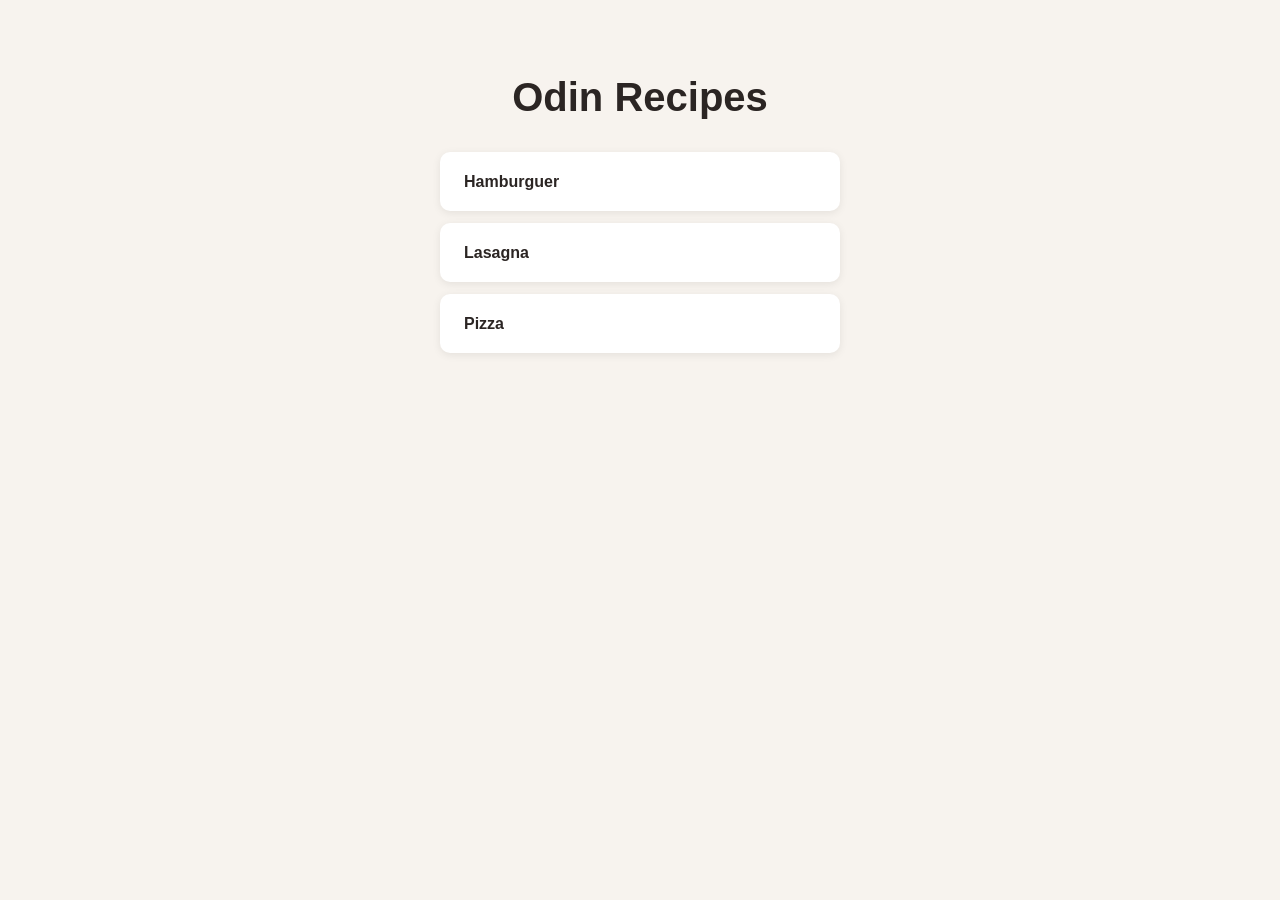
<file: index.html>
<!DOCTYPE html>
<html lang="en">
<head>
    <meta charset="UTF-8">
    <meta name="viewport" content="width=device-width, initial-scale=1.0">
    <title>Odin Recipes by JC</title>
    <link rel="stylesheet" href="styles.css">
</head>
<body>
    <h1>Odin Recipes</h1>

    <ul class="recipe-list">
    <li><a href="recipes/hamburguer.html">Hamburguer</a></li>
    <li><a href="recipes/lasagna.html">Lasagna</a></li>
    <li><a href="recipes/pizza.html">Pizza</a></li>
    </ul>

</body>
</html>
</file>
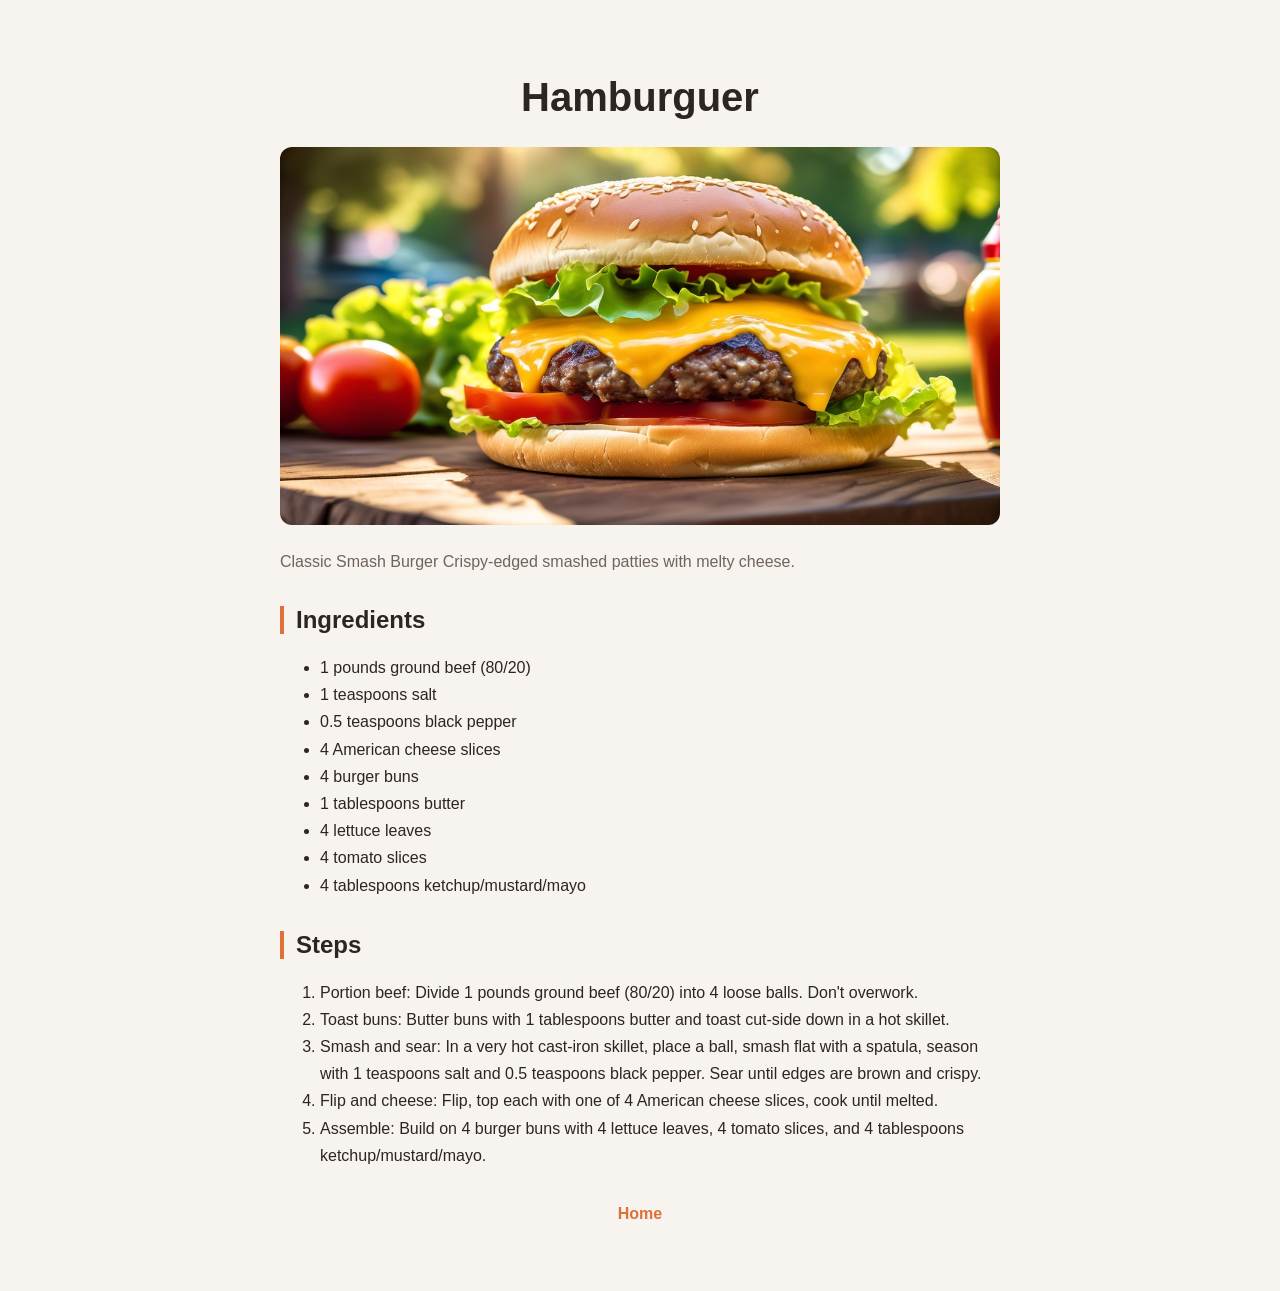
<file: recipes/hamburguer.html>
<!DOCTYPE html>
<html lang="en">

<head>
    <meta charset="UTF-8">
    <meta name="viewport" content="width=device-width, initial-scale=1.0">
    <title>Hamburguer</title>
    <link rel="stylesheet" href="../styles.css">
</head>

<body>
    <h1>Hamburguer</h1>

    <img src="../imgs/burguer.jpg" alt="Hamburguer">

    <p>
        Classic Smash Burger
        Crispy-edged smashed patties with melty cheese.
    </p>

    <h2>Ingredients</h2>
    <ul>
        <li>1 pounds ground beef (80/20)</li>
        <li>1 teaspoons salt</li>
        <li>0.5 teaspoons black pepper</li>
        <li>4 American cheese slices</li>
        <li>4 burger buns</li>
        <li>1 tablespoons butter</li>
        <li>4 lettuce leaves</li>
        <li>4 tomato slices</li>
        <li>4 tablespoons ketchup/mustard/mayo</li>
    </ul>

    <h2>Steps</h2>
    <ol>
        <li>Portion beef: Divide 1 pounds ground beef (80/20) into 4 loose balls. Don't overwork.</li>
        <li>Toast buns: Butter buns with 1 tablespoons butter and toast cut-side down in a hot skillet.</li>
        <li>Smash and sear: In a very hot cast-iron skillet, place a ball, smash flat with a spatula, season with 1 teaspoons salt and 0.5 teaspoons black pepper. Sear until edges are brown and crispy.</li>
        <li>Flip and cheese: Flip, top each with one of 4 American cheese slices, cook until melted.</li>
        <li>Assemble: Build on 4 burger buns with 4 lettuce leaves, 4 tomato slices, and 4 tablespoons ketchup/mustard/mayo.</li>
    </ol>

    <p><a href="../index.html">Home</a></p>
</body>

</html>
</file>
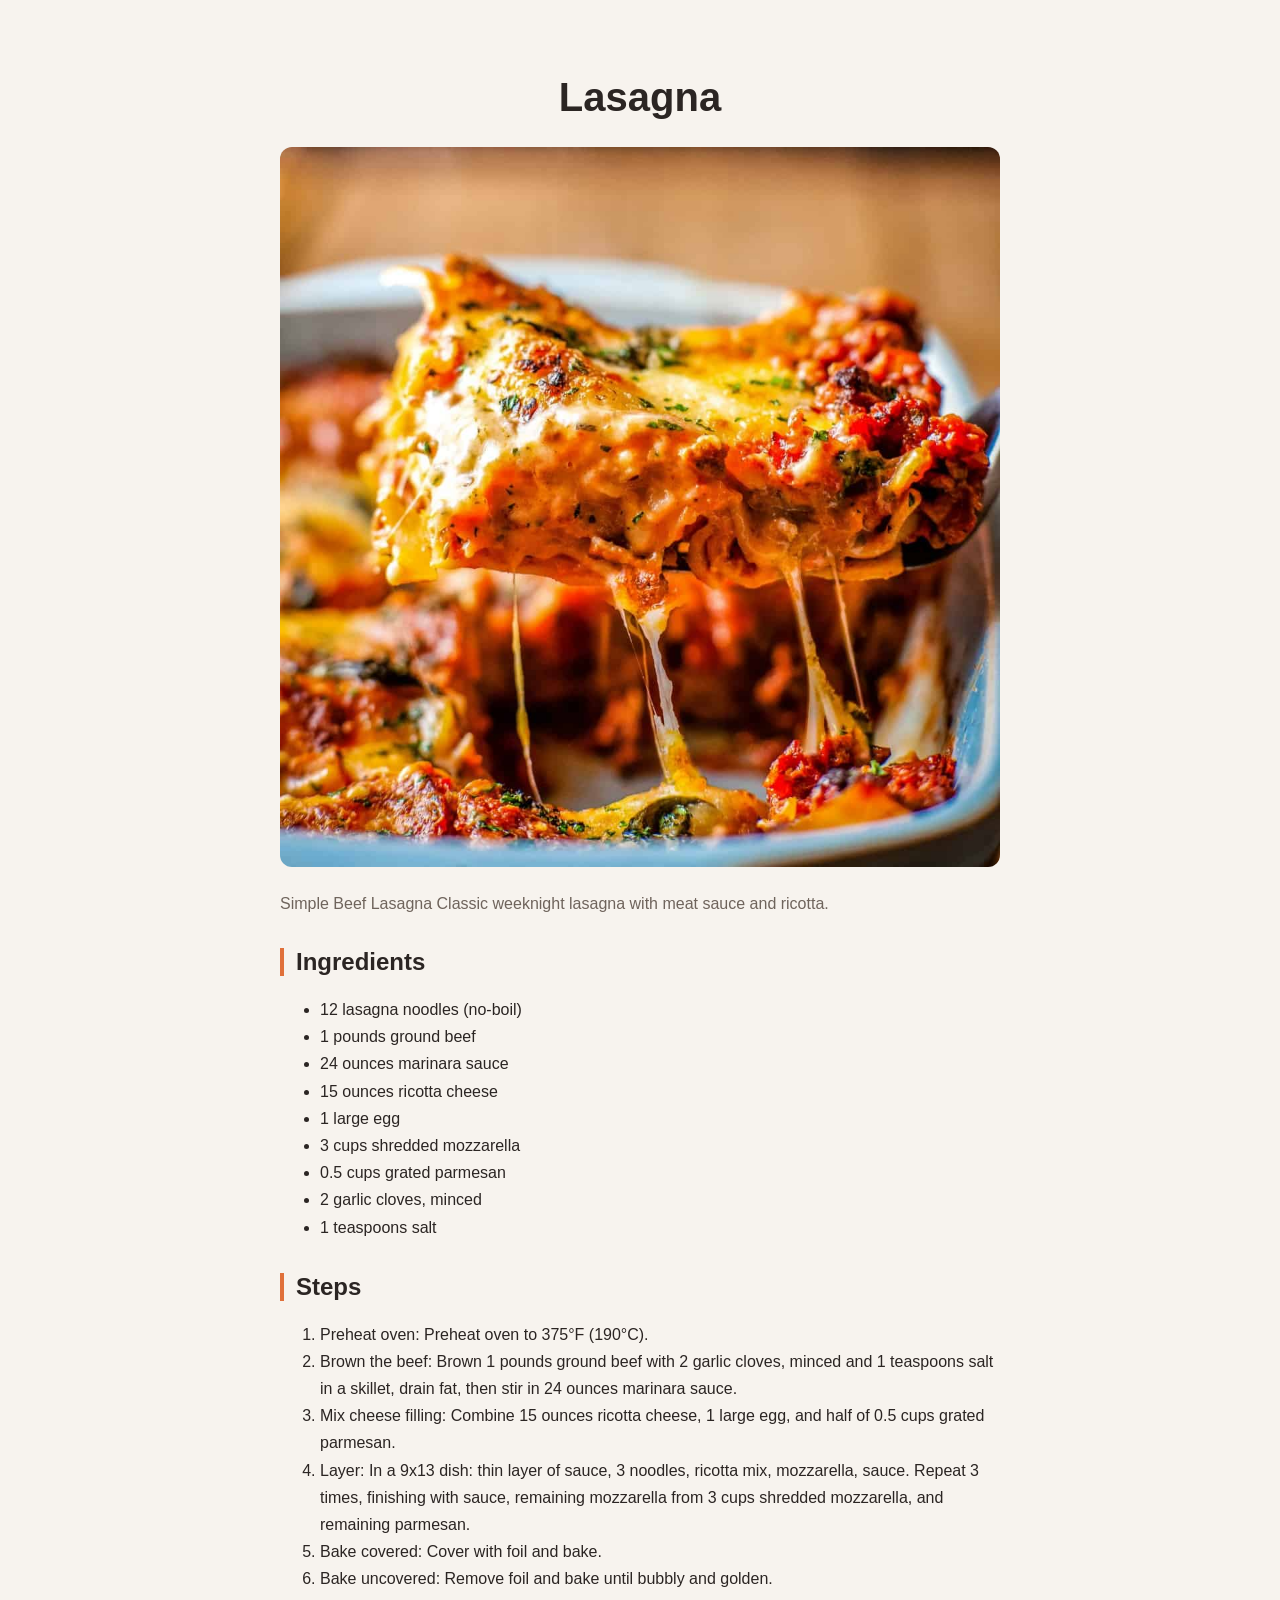
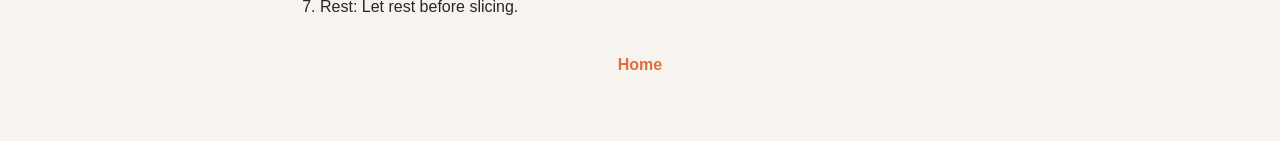
<file: recipes/lasagna.html>
<!DOCTYPE html>
<html lang="en">

<head>
    <meta charset="UTF-8">
    <meta name="viewport" content="width=device-width, initial-scale=1.0">
    <title>Lasagna</title>
    <link rel="stylesheet" href="../styles.css">
</head>

<body>
    <h1>Lasagna</h1>

    <img src="../imgs/lasagna.jpg" alt="Lasagna">

    <p>
        Simple Beef Lasagna
        Classic weeknight lasagna with meat sauce and ricotta.
    </p>

    <h2>Ingredients</h2>
    <ul>
        <li>12 lasagna noodles (no-boil)</li>
        <li>1 pounds ground beef</li>
        <li>24 ounces marinara sauce</li>
        <li>15 ounces ricotta cheese</li>
        <li>1 large egg</li>
        <li>3 cups shredded mozzarella</li>
        <li>0.5 cups grated parmesan</li>
        <li>2 garlic cloves, minced</li>
        <li>1 teaspoons salt</li>
    </ul>

    <h2>Steps</h2>
    <ol>
        <li>Preheat oven: Preheat oven to 375°F (190°C).</li>
        <li>Brown the beef: Brown 1 pounds ground beef with 2 garlic cloves, minced and 1 teaspoons salt in a skillet, drain fat, then stir in 24 ounces marinara sauce.</li>
        <li>Mix cheese filling: Combine 15 ounces ricotta cheese, 1 large egg, and half of 0.5 cups grated parmesan.</li>
        <li>Layer: In a 9x13 dish: thin layer of sauce, 3 noodles, ricotta mix, mozzarella, sauce. Repeat 3 times, finishing with sauce, remaining mozzarella from 3 cups shredded mozzarella, and remaining parmesan.</li>
        <li>Bake covered: Cover with foil and bake.</li>
        <li>Bake uncovered: Remove foil and bake until bubbly and golden.</li>
        <li>Rest: Let rest before slicing.</li>
    </ol>

    <p><a href="../index.html">Home</a></p>
</body>

</html>
</file>
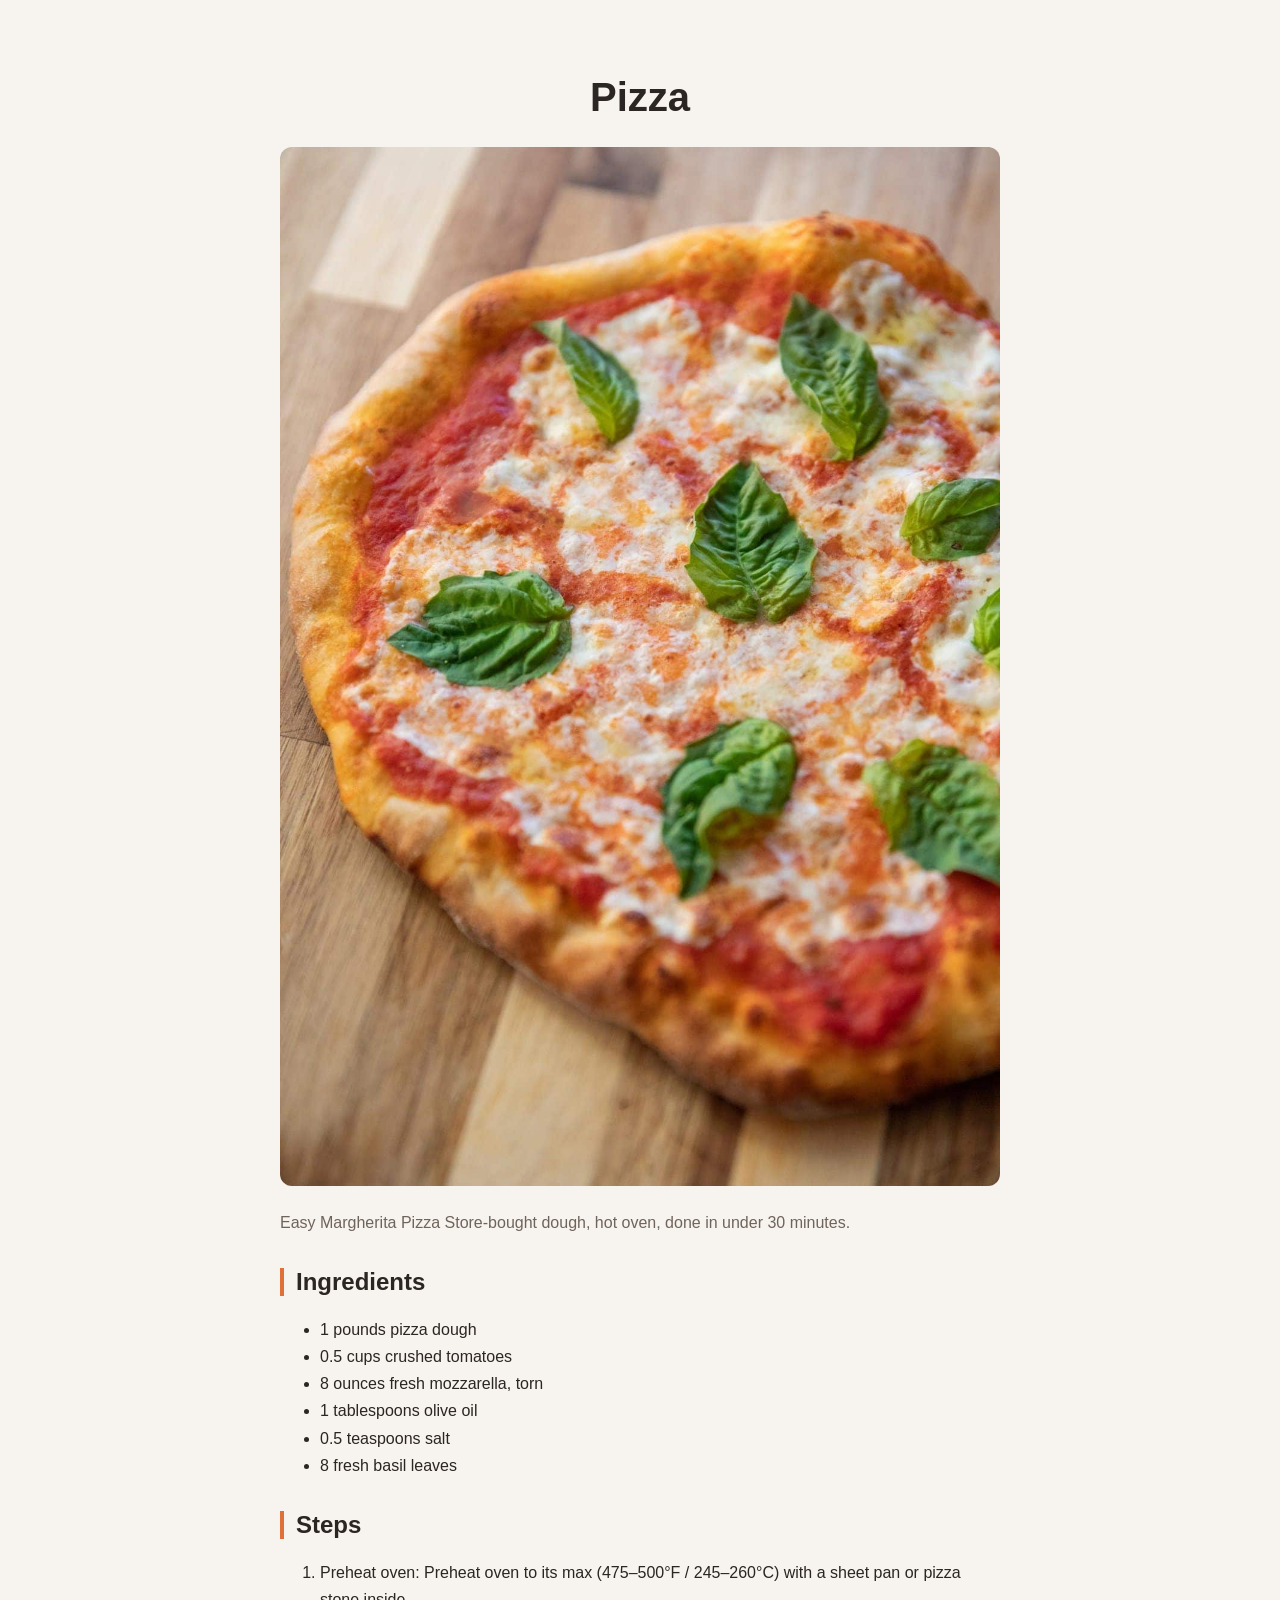
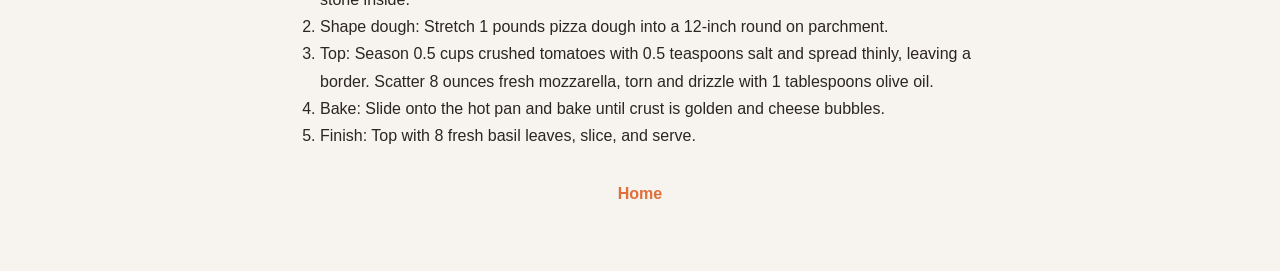
<file: recipes/pizza.html>
<!DOCTYPE html>
<html lang="en">

<head>
    <meta charset="UTF-8">
    <meta name="viewport" content="width=device-width, initial-scale=1.0">
    <title>Pizza</title>
    <link rel="stylesheet" href="../styles.css">
</head>

<body>
    <h1>Pizza</h1>

    <img src="../imgs/pizzam.jpg" alt="Pizza">

    <p>
        Easy Margherita Pizza
        Store-bought dough, hot oven, done in under 30 minutes.
    </p>

    <h2>Ingredients</h2>
    <ul>
        <li>1 pounds pizza dough</li>
        <li>0.5 cups crushed tomatoes</li>
        <li>8 ounces fresh mozzarella, torn</li>
        <li>1 tablespoons olive oil</li>
        <li>0.5 teaspoons salt</li>
        <li>8 fresh basil leaves</li>
    </ul>

    <h2>Steps</h2>
    <ol>
        <li>Preheat oven: Preheat oven to its max (475–500°F / 245–260°C) with a sheet pan or pizza stone inside.</li>
        <li>Shape dough: Stretch 1 pounds pizza dough into a 12-inch round on parchment.</li>
        <li>Top: Season 0.5 cups crushed tomatoes with 0.5 teaspoons salt and spread thinly, leaving a border. Scatter 8 ounces fresh mozzarella, torn and drizzle with 1 tablespoons olive oil.</li>
        <li>Bake: Slide onto the hot pan and bake until crust is golden and cheese bubbles.</li>
        <li>Finish: Top with 8 fresh basil leaves, slice, and serve.</li>
    </ol>

    <p><a href="../index.html">Home</a></p>
</body>

</html>
</file>
<file: styles.css>
body {
    max-width: 720px;
    margin: 0 auto;
    padding: 3rem 1.5rem;
    font-family: "Segoe UI", "Helvetica Neue", Arial, sans-serif;
    color: #2b2523;
    background: #f7f3ee;
}

h1 {
    font-size: 2.5rem;
    text-align: center;
}

h2 {
    margin-top: 2rem;
    border-left: 4px solid #e0703a;
    padding-left: 0.75rem;
}

p {
    line-height: 1.6;
    color: #6f645c;
}

img {
    display: block;
    max-width: 100%;
    margin: 1.5rem 0;
    border-radius: 12px;
}

ul, ol {
    line-height: 1.7;
}

.recipe-list {
    list-style: none;
    padding: 0;
    max-width: 400px;
    margin: 2rem auto 0;
    display: grid;
    gap: 0.75rem;
}

.recipe-list a {
    display: block;
    padding: 1rem 1.5rem;
    background: #fff;
    border-radius: 10px;
    box-shadow: 0 2px 8px rgba(0, 0, 0, 0.08);
    color: #2b2523;
    font-weight: 600;
    text-decoration: none;
}

.recipe-list a:hover {
    color: #e0703a;
}

body > p:last-of-type {
    text-align: center;
    margin-top: 2rem;
}

body > p:last-of-type a {
    color: #e0703a;
    font-weight: 600;
    text-decoration: none;
}
</file>
